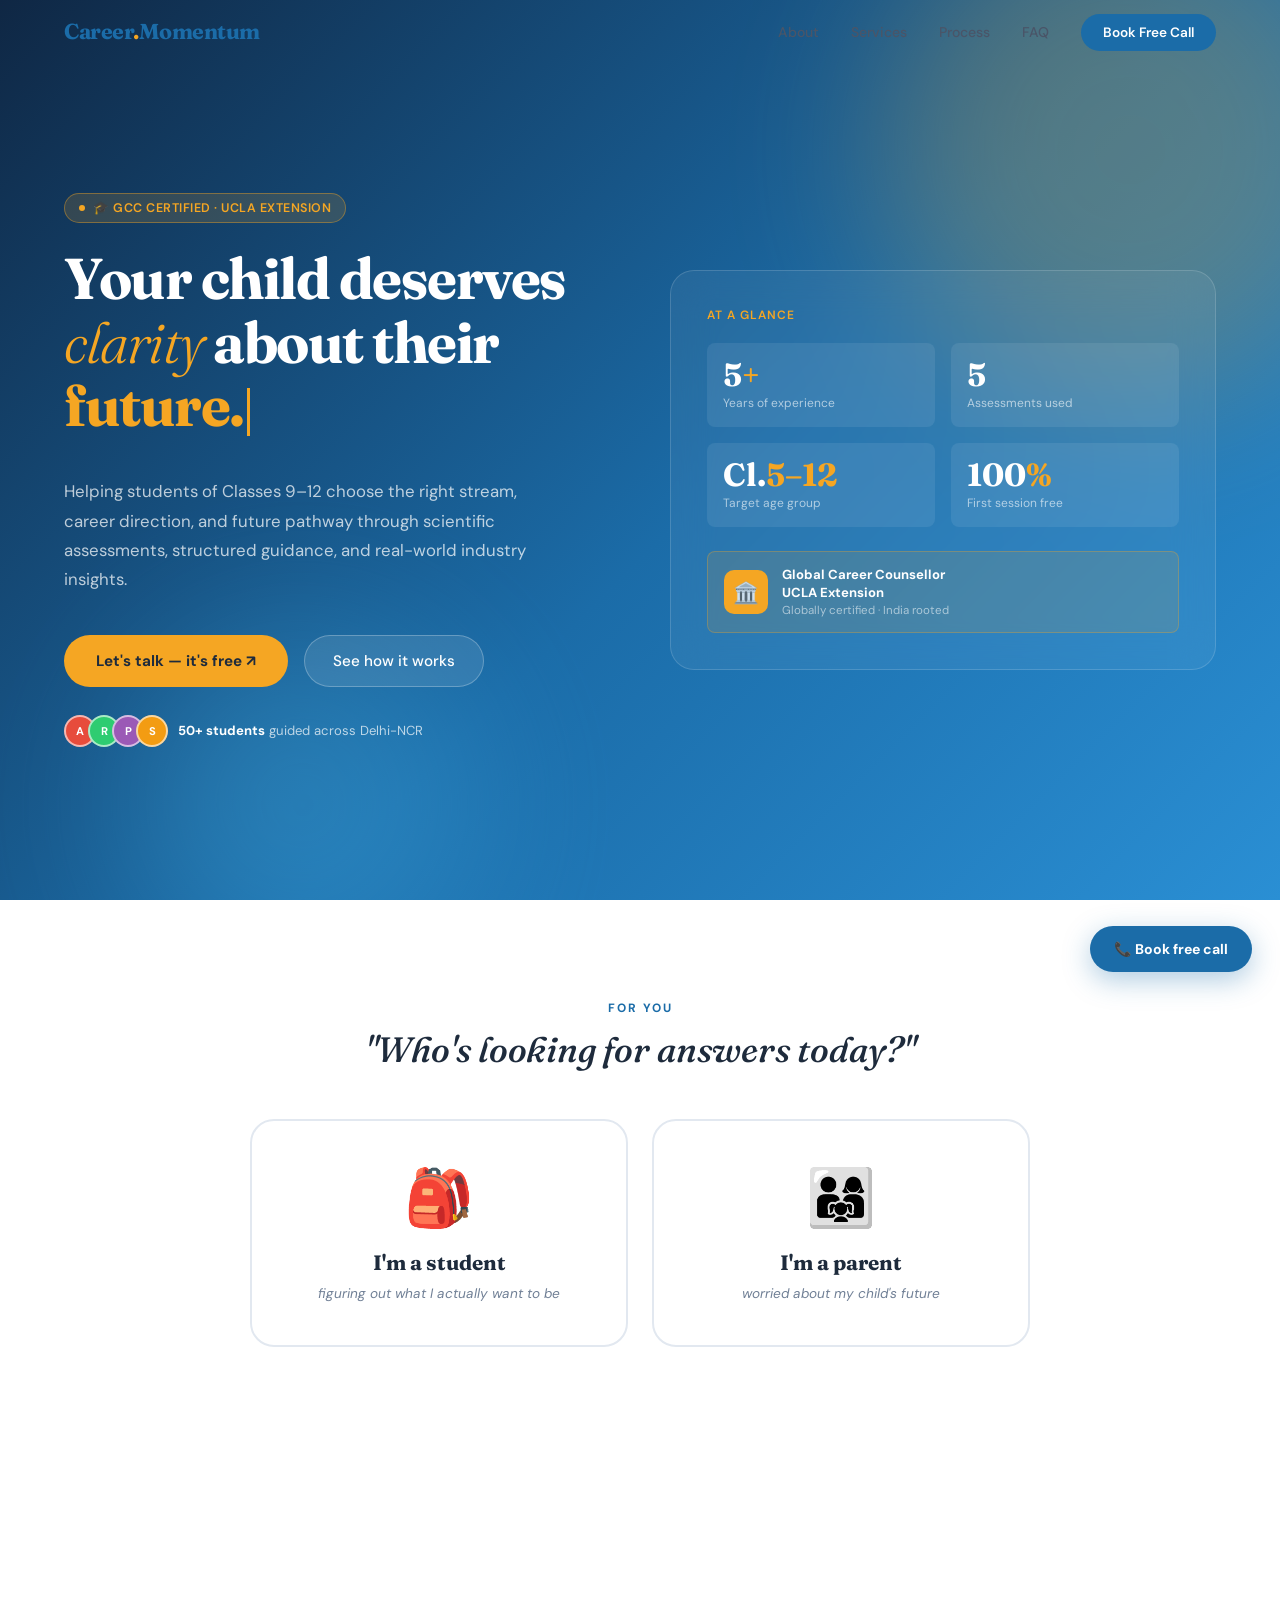
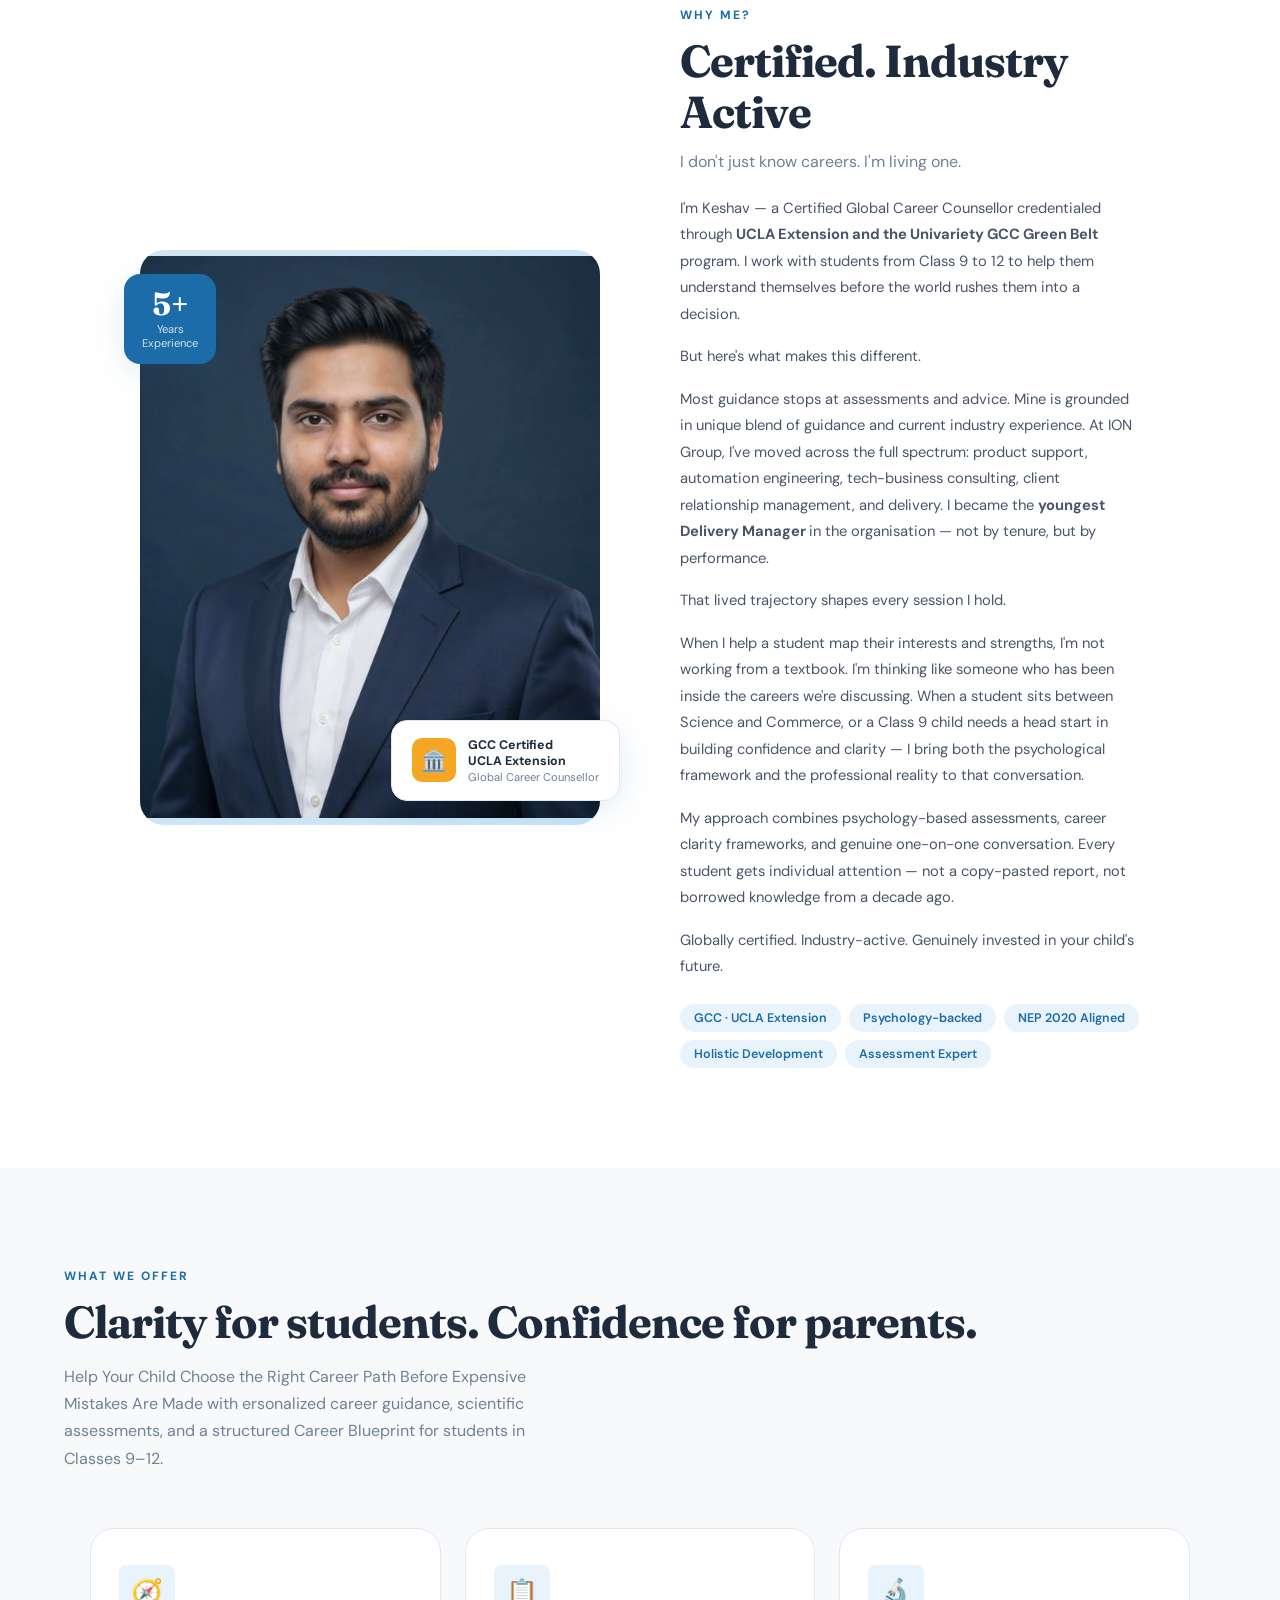
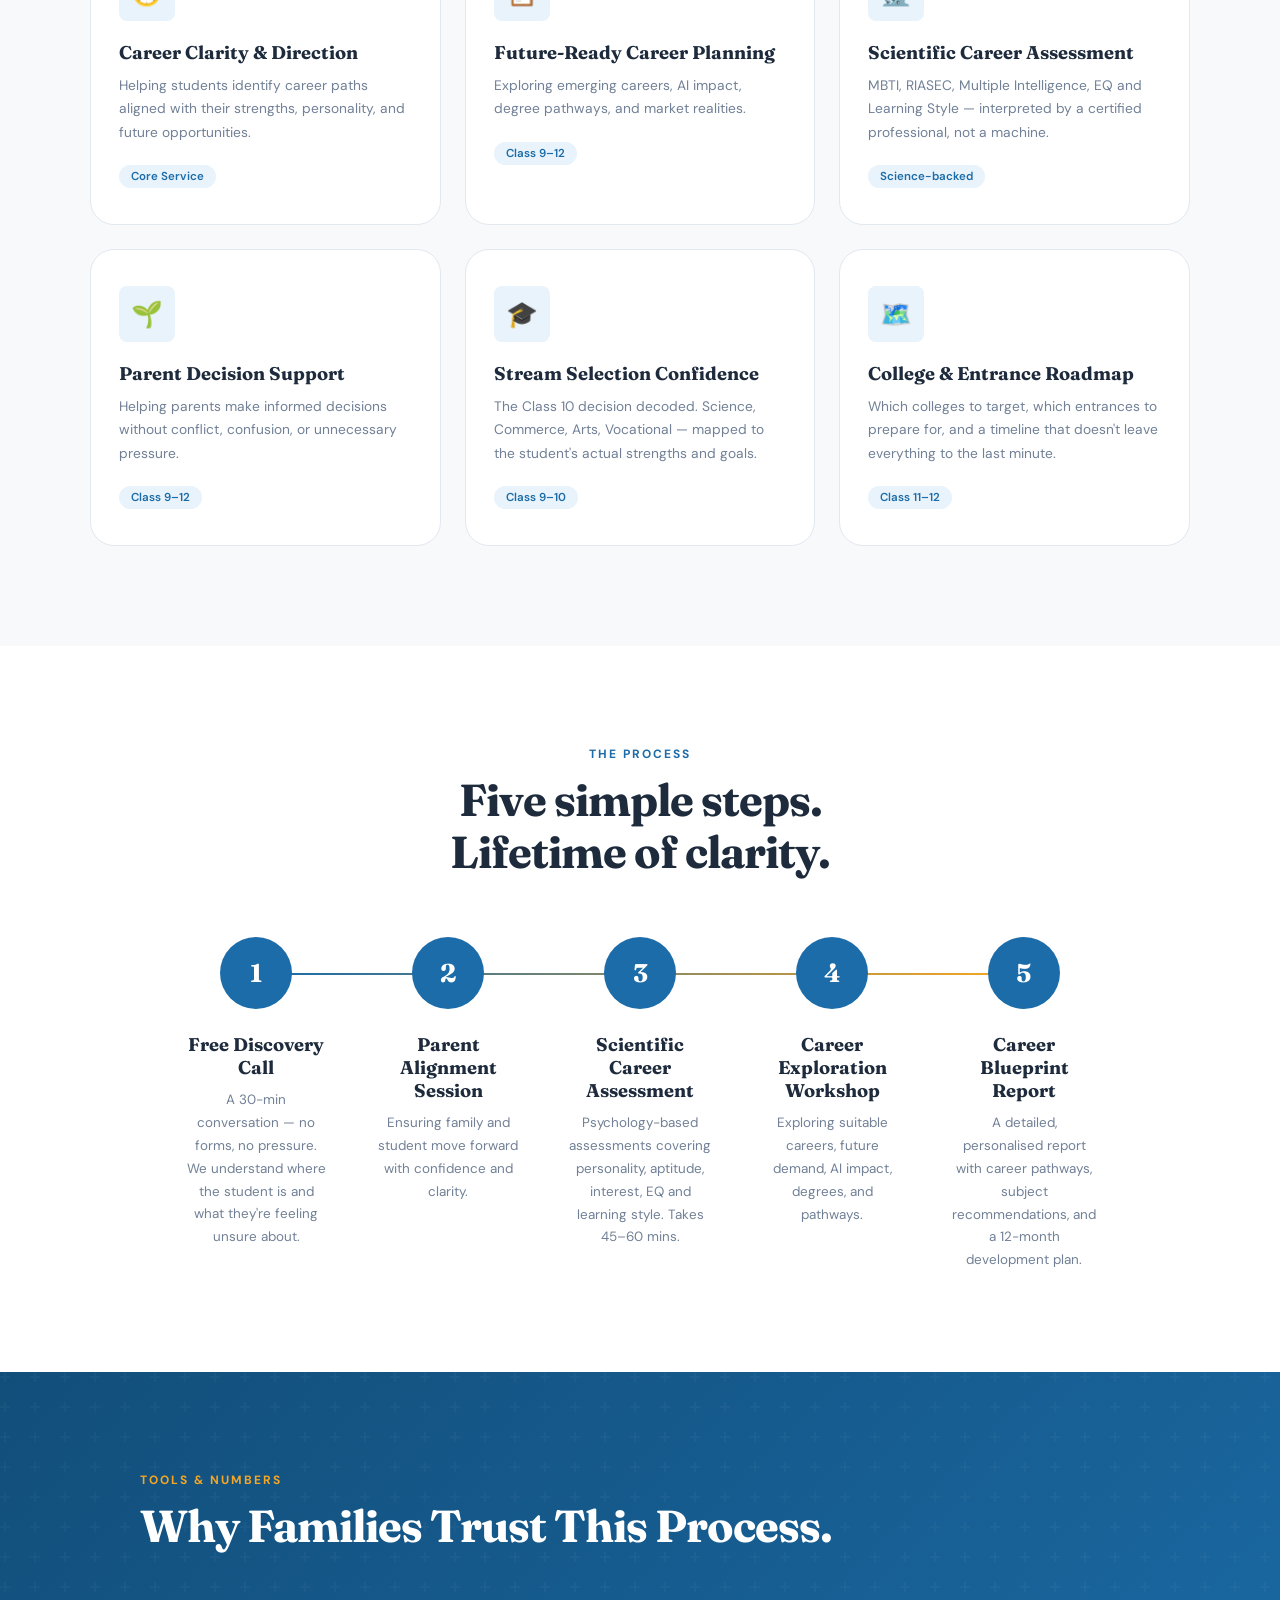
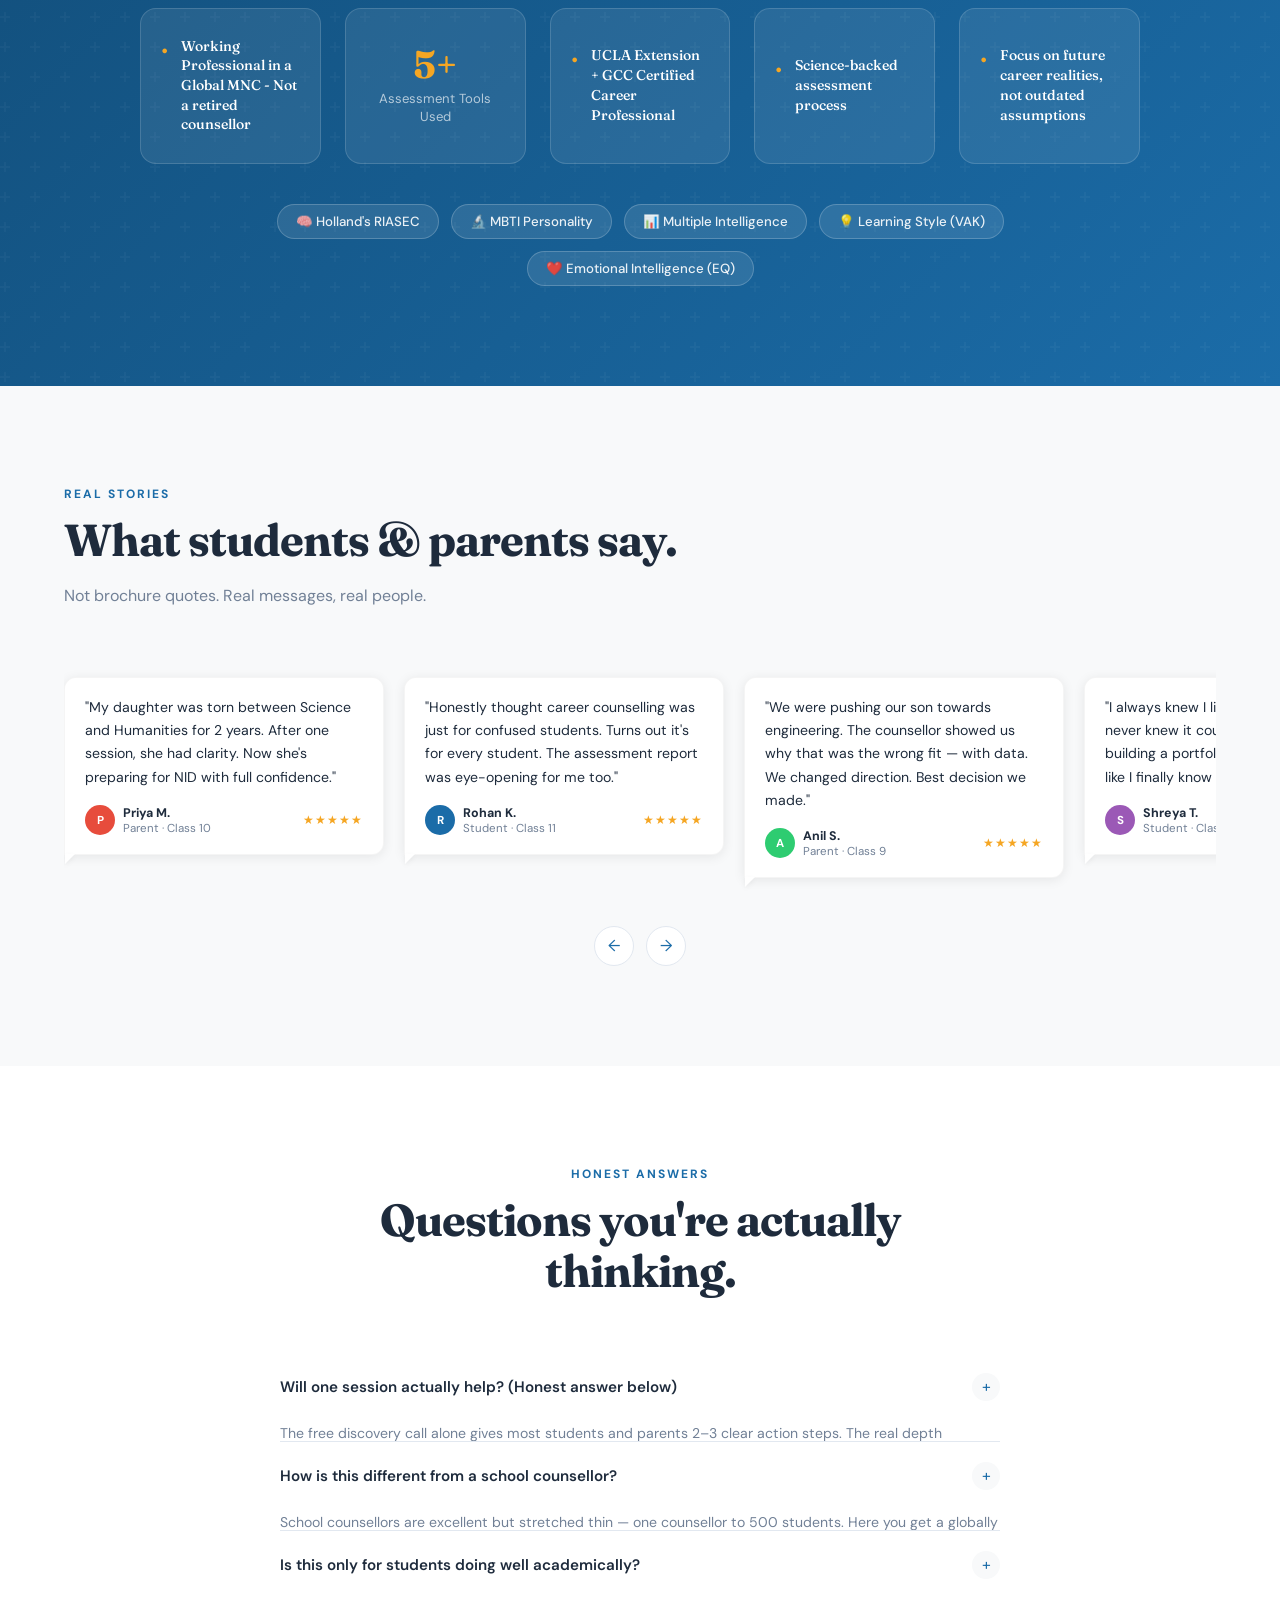
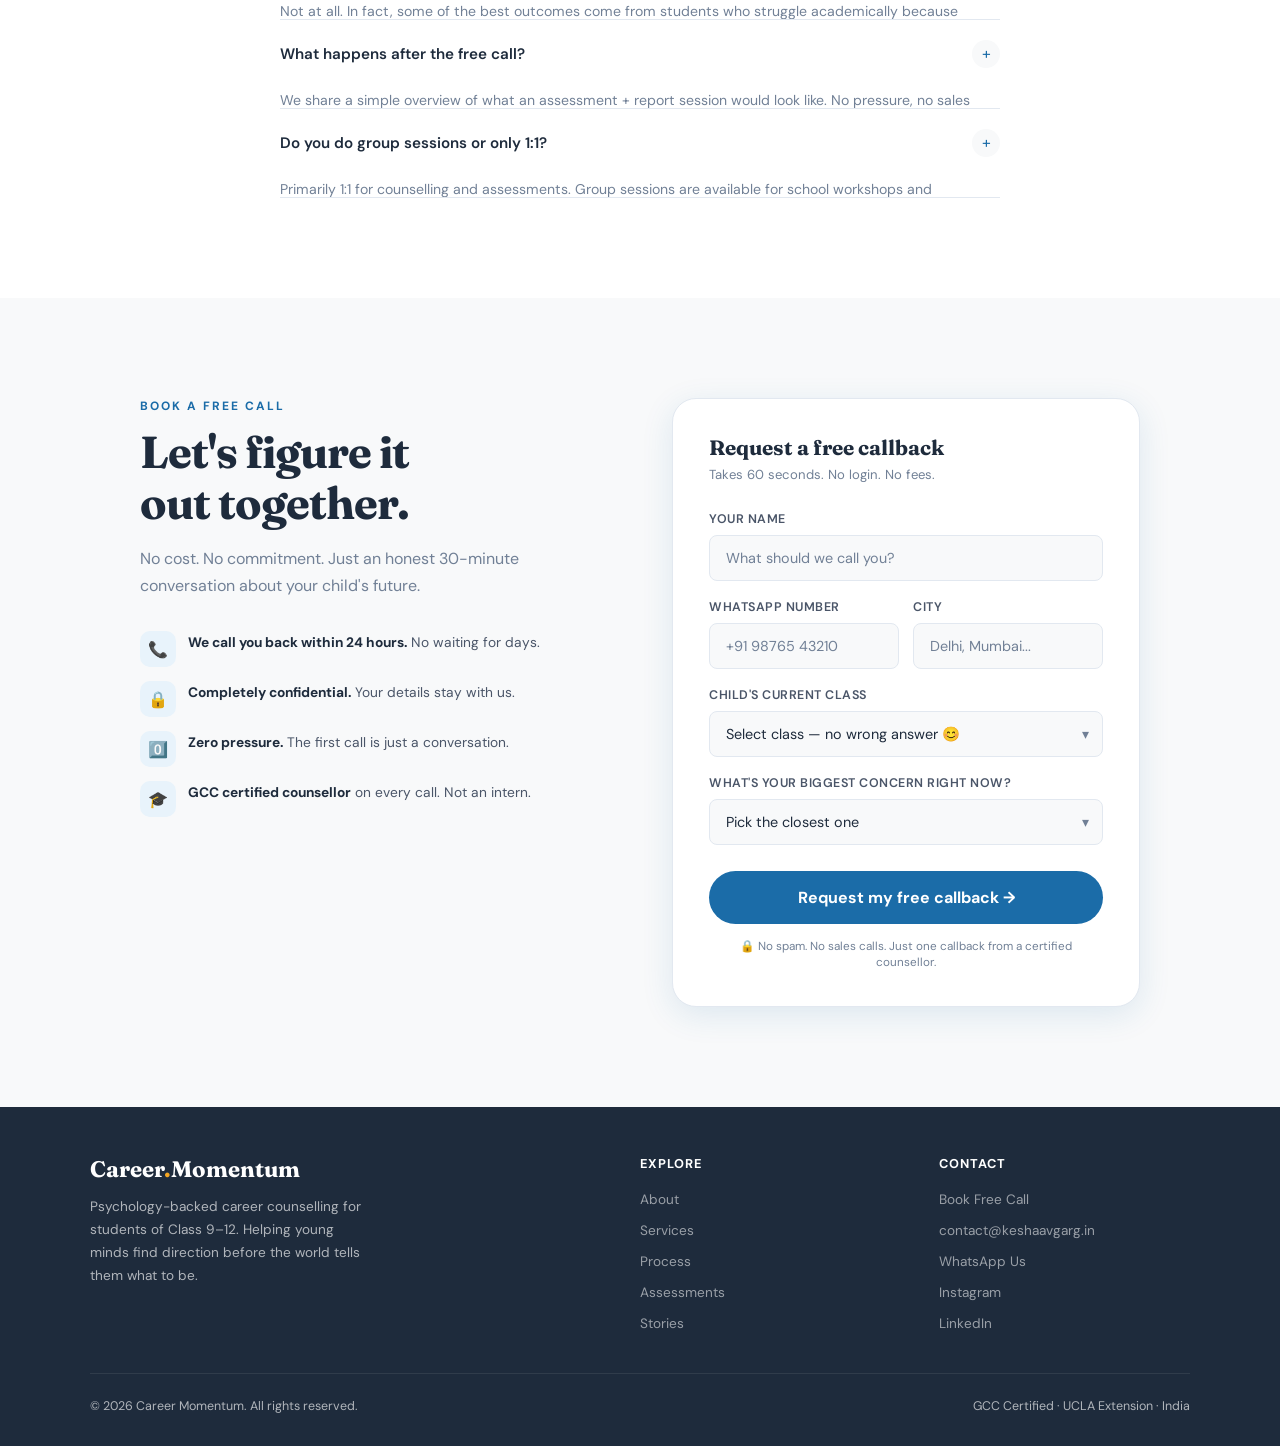
<file: index.html>
<!DOCTYPE html>
<html lang="en">

<head>
  <meta charset="UTF-8" />
  <meta name="viewport" content="width=device-width, initial-scale=1.0" />

  <!-- Primary SEO -->
  <title>Keshaav Garg | Career Counselling for Students | Class 9-12 | Delhi-NCR & Online</title>
  <meta name="description"
    content="Psychology-backed career counselling for students of Class 9–12 by GCC-certified counsellor (UCLA Extension). Psychometric assessments, stream selection guidance, and personalised career reports. Free discovery call. Delhi-NCR & pan-India online sessions." />
  <meta name="keywords"
    content="career counselling, career counsellor Delhi, career guidance for students, class 10 stream selection, psychometric assessment, MBTI, RIASEC, career counselling near me, career counselling online India, student career guidance, career momentum, keshaav garg, GCC certified counsellor, UCLA Extension, holistic career development, NEP 2020 career guidance" />
  <meta name="author" content="Keshaav Garg – Career Momentum" />
  <link rel="canonical" href="https://keshaavgarg.in/" />

  <!-- Robots -->
  <meta name="robots" content="index, follow, max-snippet:-1, max-image-preview:large, max-video-preview:-1" />

  <!-- Geo / Local SEO -->
  <meta name="geo.region" content="IN-DL" />
  <meta name="geo.placename" content="New Delhi" />
  <meta name="geo.position" content="28.6139;77.2090" />
  <meta name="ICBM" content="28.6139, 77.2090" />

  <!-- Open Graph / Social -->
  <meta property="og:type" content="website" />
  <meta property="og:locale" content="en_IN" />
  <meta property="og:title" content="Career Momentum – Career Counselling for Students (Class 9–12)" />
  <meta property="og:description"
    content="Psychology-backed career counselling for students of Class 9–12. Free discovery call. GCC certified, UCLA Extension. Delhi-NCR & online." />
  <meta property="og:url" content="https://keshaavgarg.in/" />
  <meta property="og:site_name" content="Career Momentum" />
  <meta property="og:image" content="https://keshaavgarg.in/assets/og-banner.jpg" />
  <meta property="og:image:width" content="3780" />
  <meta property="og:image:height" content="1890" />
  <meta property="og:image:alt" content="Career Momentum – Psychology-backed career counselling for students" />

  <!-- Twitter Card -->
  <meta name="twitter:card" content="summary_large_image" />
  <meta name="twitter:title" content="Career Momentum – Career Counselling for Students (Class 9–12)" />
  <meta name="twitter:description"
    content="Psychology-backed career counselling for students of Class 9–12. Free discovery call available. Delhi-NCR & online." />
  <meta name="twitter:image" content="https://keshaavgarg.in/assets/og-banner.jpg" />
  <meta name="twitter:image:alt" content="Career Momentum – Psychology-backed career counselling for students" />

  <!-- Favicon & Touch Icons -->
  <link rel="icon" type="image/x-icon" href="assets/favicon.ico" />
  <link rel="apple-touch-icon" sizes="180x180" href="assets/favicon.ico" />

  <!-- Theme Color (mobile browser chrome) -->
  <meta name="theme-color" content="#1B6CA8" />
  <meta name="msapplication-TileColor" content="#1B6CA8" />

  <!-- Fonts -->
  <link rel="preconnect" href="https://fonts.googleapis.com" />
  <link rel="preconnect" href="https://fonts.gstatic.com" crossorigin />
  <link
    href="https://fonts.googleapis.com/css2?family=Fraunces:ital,opsz,wght@0,9..144,300;0,9..144,500;0,9..144,700;1,9..144,300&family=DM+Sans:wght@300;400;500;600&display=swap"
    rel="stylesheet" />

  <!-- Styles -->
  <link rel="stylesheet" href="css/styles.css?v=7" />

  <!-- Structured Data (JSON-LD) — ProfessionalService Schema -->
  <script type="application/ld+json">
  {
    "@context": "https://schema.org",
    "@type": "ProfessionalService",
    "name": "Career Momentum",
    "description": "Psychology-backed career counselling for students of Class 9–12. Psychometric assessments, stream selection guidance, and personalised career reports.",
    "url": "https://keshaavgarg.in/",
    "telephone": "+917056917529",
    "email": "contact@keshaavgarg.in",
    "image": "https://keshaavgarg.in/assets/og-banner.jpg",
    "priceRange": "₹₹",
    "founder": {
      "@type": "Person",
      "name": "Keshaav Garg",
      "jobTitle": "Certified Career Counsellor",
      "url": "https://www.linkedin.com/in/keshavgarghere",
      "sameAs": [
        "https://www.linkedin.com/in/keshavgarghere"
      ]
    },
    "address": {
      "@type": "PostalAddress",
      "addressLocality": "New Delhi",
      "addressRegion": "Delhi",
      "addressCountry": "IN"
    },
    "areaServed": [
      {
        "@type": "City",
        "name": "New Delhi"
      },
      {
        "@type": "State",
        "name": "Delhi NCR"
      },
      {
        "@type": "Country",
        "name": "India"
      }
    ],
    "serviceType": [
      "Career Counselling",
      "Psychometric Assessment",
      "Stream Selection Guidance",
      "Student Career Development"
    ],
    "hasOfferCatalog": {
      "@type": "OfferCatalog",
      "name": "Career Counselling Services",
      "itemListElement": [
        {
          "@type": "Offer",
          "itemOffered": {
            "@type": "Service",
            "name": "Free Discovery Call",
            "description": "A 30-minute conversation to understand the student and their concerns."
          }
        },
        {
          "@type": "Offer",
          "itemOffered": {
            "@type": "Service",
            "name": "Deep Psychometric Assessment",
            "description": "Psychology-based assessments covering personality, aptitude, interest, EQ and learning style."
          }
        },
        {
          "@type": "Offer",
          "itemOffered": {
            "@type": "Service",
            "name": "Clarity Report & Career Plan",
            "description": "Detailed, personalised report with career pathways, subject recommendations, and a 12-month development plan."
          }
        }
      ]
    },
    "sameAs": [
      "https://www.linkedin.com/in/keshavgarghere",
      "https://wa.me/917056917529"
    ]
  }
  </script>
</head>

<body>
  <!-- PROGRESS BAR -->
  <div id="progress-bar"></div>

  <!-- NAV -->
  <nav id="navbar">
    <a href="#" class="nav-logo">Career<span>.</span>Momentum</a>
    <ul class="nav-links">
      <li><a href="#about">About</a></li>
      <li><a href="#services">Services</a></li>
      <li><a href="#how-it-works">Process</a></li>
      <li><a href="#faq">FAQ</a></li>
      <li><a href="#book" class="nav-cta">Book Free Call</a></li>
    </ul>
    <button class="hamburger" aria-label="Menu">
      <span></span><span></span><span></span>
    </button>
  </nav>

  <!-- HERO -->
  <section id="hero">
    <div class="hero-blob hero-blob-1"></div>
    <div class="hero-blob hero-blob-2"></div>
    <div class="hero-grid">
      <div class="hero-left">
        <div class="hero-badge">🎓 GCC Certified · UCLA Extension</div>
        <h1 class="hero-headline">
          Your child deserves<br />
          <em>clarity</em> about their<br />
          <span class="typewriter-wrap">
            <span class="typewriter-text" id="typewriter"></span><span class="cursor"></span>
          </span>
        </h1>
        <p class="hero-sub">
        <p class="hero-sub">
          Helping students of Classes 9–12 choose the right stream,
          career direction, and future pathway through scientific
          assessments, structured guidance, and real-world industry insights.
        </p>
        </p>
        <div class="hero-actions">
          <a href="#book" class="btn-primary">Let's talk — it's free ↗</a>
          <a href="#how-it-works" class="btn-ghost">See how it works</a>
        </div>
        <div class="hero-trust">
          <div class="trust-avatars">
            <div class="trust-avatar ta-1">A</div>
            <div class="trust-avatar ta-2">R</div>
            <div class="trust-avatar ta-3">P</div>
            <div class="trust-avatar ta-4">S</div>
          </div>
          <div class="trust-text"><strong>50+ students</strong> guided across Delhi-NCR</div>
        </div>
      </div>

      <div class="hero-card">
        <div class="hero-card-label">At a glance</div>
        <div class="hero-stat-row">
          <div class="hero-stat">
            <div class="hero-stat-num">5<span>+</span></div>
            <div class="hero-stat-label">Years of experience</div>
          </div>
          <div class="hero-stat">
            <div class="hero-stat-num">5</div>
            <div class="hero-stat-label">Assessments used</div>
          </div>
          <div class="hero-stat">
            <div class="hero-stat-num">Cl.<span>5–12</span></div>
            <div class="hero-stat-label">Target age group</div>
          </div>
          <div class="hero-stat">
            <div class="hero-stat-num">100<span>%</span></div>
            <div class="hero-stat-label">First session free</div>
          </div>
        </div>
        <div class="hero-cert">
          <div class="cert-icon">🏛️</div>
          <div>
            <div class="cert-title">Global Career Counsellor<br />UCLA Extension</div>
            <div class="cert-sub">Globally certified · India rooted</div>
          </div>
        </div>
      </div>
    </div>
  </section>

  <!-- WHO IT'S FOR -->
  <section id="audience">
    <p class="section-tag" style="text-align:center;">For you</p>
    <p class="audience-question">"Who's looking for answers today?"</p>
    <div class="audience-cards">
      <div class="audience-card" id="card-student" onclick="setAudience('student')">
        <div class="aud-check">✓</div>
        <span class="aud-emoji">🎒</span>
        <div class="aud-title">I'm a student</div>
        <div class="aud-desc">figuring out what I actually want to be</div>
      </div>
      <div class="audience-card" id="card-parent" onclick="setAudience('parent')">
        <div class="aud-check">✓</div>
        <span class="aud-emoji">👨‍👩‍👧</span>
        <div class="aud-title">I'm a parent</div>
        <div class="aud-desc">worried about my child's future</div>
      </div>
    </div>

    <div class="audience-content" id="audience-content">
      <div class="aud-content-grid" id="aud-grid">
        <!-- Filled by JS -->
      </div>
    </div>
  </section>

  <!-- ABOUT -->
  <section id="about">
    <div class="about-grid">
      <div class="about-img-wrap reveal">
        <div class="about-img-box">
          <img src="assets/about-photo.png" alt="Keshaav Garg" />
        </div>
        <div class="about-years">
          <div class="about-years-num">5+</div>
          <div class="about-years-label">Years<br />Experience</div>
        </div>
        <div class="about-badge">
          <div class="about-badge-icon">🏛️</div>
          <div>
            <div class="about-badge-text">GCC Certified<br />UCLA Extension</div>
            <div class="about-badge-sub">Global Career Counsellor</div>
          </div>
        </div>
      </div>
      <div class="about-text reveal reveal-delay-2">
        <p class="section-tag">Why me?</p>
        <h2 class="section-title">Certified. Industry Active</h2>
        <p class="section-sub">I don't just know careers. I'm living one.</p>
        <p class="about-para">
          I'm Keshav — a Certified Global Career Counsellor credentialed through <b>UCLA Extension and the Univariety
            GCC Green Belt</b> program.
          I work with students from Class 9 to 12 to help them understand themselves before the world rushes them into a
          decision.
        </p>
        <p class="about-para">
          But here's what makes this different.
        </p>
        <p class="about-para">
          Most guidance stops at assessments and advice. Mine is grounded in unique blend of guidance and current
          industry experience. At ION Group, I've moved across the full spectrum: product support,
          automation engineering, tech-business consulting, client relationship management, and delivery.
          I became the <b> youngest Delivery Manager </b> in the organisation — not by tenure, but by performance.
        </p>
        <p class="about-para">
          That lived trajectory shapes every session I hold.
        </p>
        <p class="about-para">
          When I help a student map their interests and strengths, I'm not working from a textbook.
          I'm thinking like someone who has been inside the careers we're discussing. When a student sits between
          Science and Commerce, or a Class 9 child needs a head start in building confidence and clarity — I bring both
          the psychological framework and the professional reality to that conversation.
        </p>
        <p class="about-para">
          My approach combines psychology-based assessments, career clarity frameworks, and genuine one-on-one
          conversation.
          Every student gets individual attention — not a copy-pasted report, not borrowed knowledge from a decade ago.
        </p>
        <p class="about-para">
          Globally certified. Industry-active. Genuinely invested in your child's future.
        </p>
        <div class="about-tags">
          <span class="about-tag">GCC · UCLA Extension</span>
          <span class="about-tag">Psychology-backed</span>
          <span class="about-tag">NEP 2020 Aligned</span>
          <span class="about-tag">Holistic Development</span>
          <span class="about-tag">Assessment Expert</span>
        </div>
      </div>
    </div>
  </section>

  <!-- SERVICES -->
  <section id="services">
    <div class="section-header reveal">
      <p class="section-tag">What we offer</p>
      <h2 class="section-title">Clarity for students. Confidence for parents.</h2>
      <p class="section-sub">Help Your Child Choose the Right Career Path Before Expensive Mistakes Are Made with
        ersonalized career guidance, scientific assessments, and a structured Career Blueprint for students in Classes
        9–12.</p>
    </div>
    <div class="services-grid" id="services-grid">
      <!-- Filled by JS -->
    </div>
  </section>

  <!-- HOW IT WORKS -->
  <section id="how-it-works">
    <div class="section-header reveal" style="text-align:center; max-width:600px; margin:0 auto 0;">
      <p class="section-tag">The process</p>
      <h2 class="section-title">Five simple steps.<br />Lifetime of clarity.</h2>
    </div>
    <div class="steps-row">
      <div class="step" id="step-1">
        <div class="step-num">1</div>
        <div class="step-title">Free Discovery Call</div>
        <div class="step-desc">A 30-min conversation — no forms, no pressure. We understand where the student is and
          what they're feeling unsure about.</div>
      </div>
      <div class="step" id="step-2">
        <div class="step-num">2</div>
        <div class="step-title">Parent Alignment Session</div>
        <div class="step-desc">Ensuring family and student move forward with confidence and clarity.</div>
      </div>
      <div class="step" id="step-3">
        <div class="step-num">3</div>
        <div class="step-title">Scientific Career Assessment</div>
        <div class="step-desc">Psychology-based assessments covering personality, aptitude, interest, EQ and learning
          style. Takes 45–60 mins.</div>
      </div>
      <div class="step" id="step-4">
        <div class="step-num">4</div>
        <div class="step-title">Career Exploration Workshop</div>
        <div class="step-desc">Exploring suitable careers, future demand, AI impact, degrees, and pathways.</div>
      </div>
      <div class="step" id="step-5">
        <div class="step-num">5</div>
        <div class="step-title">Career Blueprint Report</div>
        <div class="step-desc">A detailed, personalised report with career pathways, subject recommendations, and a
          12-month development plan.</div>
      </div>
    </div>
  </section>

  <!-- ASSESSMENTS & STATS -->
  <section id="assessments">
    <div style="max-width:1000px; margin:0 auto; position:relative; z-index:2;">
      <p class="section-tag reveal">Tools & Numbers</p>
      <h2 class="section-title reveal">Why Families Trust This Process.</h2>
      <div class="stats-row">
        <div class="stat-card reveal reveal-delay-1">
          <ul class="stat-bullets">
            <li>Working Professional in a Global MNC - Not a retired counsellor</li>
          </ul>
        </div>
        <div class="stat-card reveal reveal-delay-2">
          <div class="stat-num" data-target="5">0</div>
          <div class="stat-label">Assessment Tools Used</div>
        </div>
        <div class="stat-card reveal reveal-delay-1">
          <ul class="stat-bullets">
            <li>UCLA Extension + GCC Certified Career Professional</li>
          </ul>
        </div>
        <div class="stat-card reveal reveal-delay-1">
          <ul class="stat-bullets">
            <li>Science-backed assessment process</li>
          </ul>
        </div>
        <div class="stat-card reveal reveal-delay-1">
          <ul class="stat-bullets">
            <li>Focus on future career realities, not outdated assumptions</li>
          </ul>
        </div>
      </div>
      <div class="assessments-list reveal">
        <span class="assessment-pill">🧠 Holland's RIASEC</span>
        <span class="assessment-pill">🔬 MBTI Personality</span>
        <span class="assessment-pill">📊 Multiple Intelligence</span>
        <span class="assessment-pill">💡 Learning Style (VAK)</span>
        <span class="assessment-pill">❤️ Emotional Intelligence (EQ)</span>
      </div>
    </div>
  </section>

  <!-- TESTIMONIALS -->
  <section id="testimonials">
    <div class="section-header reveal">
      <p class="section-tag">Real stories</p>
      <h2 class="section-title">What students & parents say.</h2>
      <p class="section-sub">Not brochure quotes. Real messages, real people.</p>
    </div>
    <div class="testimonials-scroll" id="testi-scroll">
      <!-- Filled by JS -->
    </div>
    <div class="testi-nav">
      <button class="testi-btn" onclick="scrollTesti(-1)">←</button>
      <button class="testi-btn" onclick="scrollTesti(1)">→</button>
    </div>
  </section>

  <!-- FAQ -->
  <section id="faq">
    <div style="text-align:center; max-width:600px; margin:0 auto 56px;" class="reveal">
      <p class="section-tag">Honest answers</p>
      <h2 class="section-title">Questions you're actually thinking.</h2>
    </div>
    <div class="faq-list" id="faq-list">
      <!-- Filled by JS -->
    </div>
  </section>

  <!-- BOOK A CALL -->
  <section id="book">
    <div class="book-wrapper">
      <div class="book-left reveal">
        <p class="section-tag">Book a free call</p>
        <h2 class="section-title">Let's figure it<br />out together.</h2>
        <p class="section-sub">No cost. No commitment. Just an honest 30-minute conversation about your child's future.
        </p>
        <div class="book-promise">
          <div class="promise-row">
            <div class="promise-icon">📞</div>
            <div class="promise-text"><strong>We call you back within 24 hours.</strong> No waiting for days.</div>
          </div>
          <div class="promise-row">
            <div class="promise-icon">🔒</div>
            <div class="promise-text"><strong>Completely confidential.</strong> Your details stay with us.</div>
          </div>
          <div class="promise-row">
            <div class="promise-icon">0️⃣</div>
            <div class="promise-text"><strong>Zero pressure.</strong> The first call is just a conversation.</div>
          </div>
          <div class="promise-row">
            <div class="promise-icon">🎓</div>
            <div class="promise-text"><strong>GCC certified counsellor</strong> on every call. Not an intern.</div>
          </div>
        </div>
      </div>

      <div class="book-form reveal reveal-delay-2" id="booking-form">
        <div class="form-fields">
          <div class="form-title">Request a free callback</div>
          <div class="form-sub">Takes 60 seconds. No login. No fees.</div>
          <!-- Honeypot field for spam protection — hidden from real users -->
          <input type="text" id="f-honeypot" name="botcheck" style="display:none !important;" autocomplete="off"
            tabindex="-1" />
          <div class="form-group">
            <label class="form-label">Your name</label>
            <input type="text" class="form-input" placeholder="What should we call you?" id="f-name" />
          </div>
          <div class="form-row">
            <div class="form-group">
              <label class="form-label">WhatsApp number</label>
              <input type="tel" class="form-input" placeholder="+91 98765 43210" id="f-phone" />
            </div>
            <div class="form-group">
              <label class="form-label">City</label>
              <input type="text" class="form-input" placeholder="Delhi, Mumbai..." id="f-city" />
            </div>
          </div>
          <div class="form-group">
            <label class="form-label">Child's current class</label>
            <div class="form-select-wrap">
              <select class="form-select" id="f-class">
                <option value="">Select class — no wrong answer 😊</option>
                <option>Class 9</option>
                <option>Class 10</option>
                <option>Class 11</option>
                <option>Class 12</option>
              </select>
            </div>
          </div>
          <div class="form-group">
            <label class="form-label">What's your biggest concern right now?</label>
            <div class="form-select-wrap">
              <select class="form-select" id="f-concern">
                <option value="">Pick the closest one</option>
                <option>Career clarity — not sure what direction to take</option>
                <option>Subject / stream selection (after Class 10)</option>
                <option>College & entrance exam preparation</option>
                <option>Overall confidence & personality development</option>
                <option>Not sure — just exploring</option>
              </select>
            </div>
          </div>
          <button class="form-submit" onclick="submitForm()">Request my free callback →</button>
          <p class="form-note">🔒 No spam. No sales calls. Just one callback from a certified counsellor.</p>
        </div>
        <div class="form-success">
          <div class="success-icon">🎉</div>
          <div class="success-title">You're all set!</div>
          <p class="success-sub">We've received your request. Expect a WhatsApp message from us within 24 hours to
            schedule your free call.<br /><br />In the meantime, feel free to explore the site.</p>
        </div>
      </div>
    </div>
  </section>

  <!-- FOOTER -->
  <footer>
    <div class="footer-grid">
      <div>
        <div class="footer-brand-name">Career<span>.</span>Momentum</div>
        <p class="footer-brand-desc">Psychology-backed career counselling for students of Class 9–12. Helping young
          minds find direction before the world tells them what to be.</p>
      </div>
      <div>
        <div class="footer-col-title">Explore</div>
        <ul class="footer-links">
          <li><a href="#about">About</a></li>
          <li><a href="#services">Services</a></li>
          <li><a href="#how-it-works">Process</a></li>
          <li><a href="#assessments">Assessments</a></li>
          <li><a href="#testimonials">Stories</a></li>
        </ul>
      </div>
      <div>
        <div class="footer-col-title">Contact</div>
        <ul class="footer-links">
          <li><a href="#book">Book Free Call</a></li>
          <li><a href="mailto:contact@keshaavgarg.in">contact@keshaavgarg.in</a></li>
          <li><a href="https://wa.me/917056917529">WhatsApp Us</a></li>
          <li><a href="https://www.instagram.com/k3shav.6arg">Instagram</a></li>
          <li><a href="https://www.linkedin.com/in/keshavgarghere">LinkedIn</a></li>
        </ul>
      </div>
    </div>
    <div class="footer-bottom">
      <div>© <span id="copyright-year">2025</span> Career Momentum. All rights reserved.</div>
      <div>GCC Certified · UCLA Extension · India</div>
    </div>
  </footer>

  <!-- STICKY CTA -->
  <div class="sticky-cta" id="sticky-cta">
    <button class="sticky-cta-btn" onclick="document.getElementById('book').scrollIntoView({behavior:'smooth'})">
      📞 Book free call
    </button>
  </div>

  <!-- ═══════════════════════════════════
     JAVASCRIPT
═══════════════════════════════════ -->
  <script src="js/main.js?v=7"></script>
</body>

</html>
</file>
<file: css/styles.css>
/* ═══════════════════════════════════
       CSS VARIABLES & RESET
    ═══════════════════════════════════ */
:root {
  --teal: #1B6CA8;
  --teal-dark: #124E7A;
  --teal-light: #E8F3FB;
  --amber: #F5A623;
  --amber-light: #FEF3DC;
  --slate: #1E2B3C;
  --slate-mid: #4A5568;
  --slate-light: #718096;
  --off-white: #F8F9FA;
  --white: #FFFFFF;
  --border: #E2E8F0;

  --font-display: 'Fraunces', Georgia, serif;
  --font-body: 'DM Sans', sans-serif;

  --radius-sm: 8px;
  --radius-md: 16px;
  --radius-lg: 24px;
  --radius-xl: 40px;

  --shadow-sm: 0 2px 8px rgba(27, 108, 168, 0.08);
  --shadow-md: 0 8px 32px rgba(27, 108, 168, 0.12);
  --shadow-lg: 0 20px 60px rgba(27, 108, 168, 0.16);
}

*,
*::before,
*::after {
  box-sizing: border-box;
  margin: 0;
  padding: 0;
}

html {
  scroll-behavior: smooth;
  font-size: 16px;
}

body {
  font-family: var(--font-body);
  background: var(--off-white);
  color: var(--slate);
  overflow-x: hidden;
  cursor: default;
}

img {
  max-width: 100%;
  display: block;
}

a {
  text-decoration: none;
  color: inherit;
}

button {
  cursor: pointer;
  font-family: var(--font-body);
  border: none;
  outline: none;
}

/* ═══════════════════════════════════
       SCROLL PROGRESS BAR
    ═══════════════════════════════════ */
#progress-bar {
  position: fixed;
  top: 0;
  left: 0;
  height: 3px;
  width: 0%;
  background: linear-gradient(90deg, var(--teal), var(--amber));
  z-index: 9999;
  transition: width 0.1s linear;
}

/* ═══════════════════════════════════
       NAVIGATION
    ═══════════════════════════════════ */
nav {
  position: fixed;
  top: 0;
  left: 0;
  right: 0;
  z-index: 1100;
  padding: 18px 5%;
  display: flex;
  align-items: center;
  justify-content: space-between;
  transition: background 0.3s, box-shadow 0.3s;
}

nav.scrolled {
  background: rgba(255, 255, 255, 0.95);
  backdrop-filter: blur(12px);
  box-shadow: 0 1px 0 var(--border);
}

nav.menu-active {
  backdrop-filter: none !important;
}

.nav-logo {
  font-family: var(--font-display);
  font-size: 1.35rem;
  font-weight: 700;
  color: var(--teal);
  letter-spacing: -0.5px;
}

.nav-logo span {
  color: var(--amber);
}

.nav-links {
  display: flex;
  gap: 32px;
  list-style: none;
}

.nav-links a {
  font-size: 0.88rem;
  font-weight: 500;
  color: var(--slate-mid);
  transition: color 0.2s;
}

.nav-links a:hover {
  color: var(--teal);
}

.nav-cta {
  background: var(--teal);
  color: var(--white) !important;
  padding: 10px 22px;
  border-radius: 50px;
  font-size: 0.85rem !important;
  font-weight: 600 !important;
  transition: background 0.2s, transform 0.2s !important;
}

.nav-cta:hover {
  background: var(--teal-dark) !important;
  transform: translateY(-1px);
}

.hamburger {
  display: none;
  flex-direction: column;
  gap: 5px;
  background: none;
  padding: 4px;
  position: relative;
  z-index: 1001;
}

.hamburger span {
  width: 24px;
  height: 2px;
  background: var(--white);
  border-radius: 2px;
  transition: 0.3s;
}

nav.scrolled .hamburger span {
  background: var(--slate);
}

nav.menu-active .hamburger span {
  background: var(--slate) !important;
}

.hamburger.active span:nth-child(1) {
  transform: translateY(7px) rotate(45deg);
}

.hamburger.active span:nth-child(2) {
  opacity: 0;
}

.hamburger.active span:nth-child(3) {
  transform: translateY(-7px) rotate(-45deg);
}

/* ═══════════════════════════════════
       HERO SECTION
    ═══════════════════════════════════ */
#hero {
  min-height: 100vh;
  display: flex;
  align-items: center;
  padding: 120px 5% 80px;
  position: relative;
  overflow: hidden;
  background: linear-gradient(135deg, #0f2744 0%, #1B6CA8 55%, #2a8fd4 100%);
}

/* Mesh background blobs */
.hero-blob {
  position: absolute;
  border-radius: 50%;
  filter: blur(80px);
  opacity: 0.25;
  pointer-events: none;
}

.hero-blob-1 {
  width: 500px;
  height: 500px;
  background: var(--amber);
  top: -100px;
  right: -100px;
  animation: blobFloat 8s ease-in-out infinite alternate;
}

.hero-blob-2 {
  width: 350px;
  height: 350px;
  background: #4fc3f7;
  bottom: -80px;
  left: 10%;
  animation: blobFloat 10s ease-in-out infinite alternate-reverse;
}

@keyframes blobFloat {
  from {
    transform: translateY(0) scale(1);
  }

  to {
    transform: translateY(-40px) scale(1.05);
  }
}

.hero-grid {
  position: relative;
  z-index: 2;
  display: grid;
  grid-template-columns: 1fr 1fr;
  gap: 60px;
  align-items: center;
  max-width: 1200px;
  margin: 0 auto;
  width: 100%;
}

.hero-badge {
  display: inline-flex;
  align-items: center;
  gap: 8px;
  background: rgba(245, 166, 35, 0.15);
  border: 1px solid rgba(245, 166, 35, 0.4);
  color: var(--amber);
  font-size: 0.78rem;
  font-weight: 600;
  padding: 6px 14px;
  border-radius: 50px;
  letter-spacing: 0.5px;
  text-transform: uppercase;
  margin-bottom: 24px;
  opacity: 0;
  animation: fadeUp 0.6s ease forwards 0.3s;
}

.hero-badge::before {
  content: '';
  width: 6px;
  height: 6px;
  border-radius: 50%;
  background: var(--amber);
  animation: pulse 2s infinite;
}

@keyframes pulse {

  0%,
  100% {
    opacity: 1;
    transform: scale(1);
  }

  50% {
    opacity: 0.5;
    transform: scale(1.4);
  }
}

.hero-headline {
  font-family: var(--font-display);
  font-size: clamp(2.4rem, 4.5vw, 4rem);
  font-weight: 700;
  line-height: 1.1;
  color: var(--white);
  letter-spacing: -1.5px;
  margin-bottom: 24px;
  opacity: 0;
  animation: fadeUp 0.7s ease forwards 0.5s;
}

.hero-headline em {
  font-style: italic;
  color: var(--amber);
  font-weight: 300;
}

/* Typewriter cursor */
.typewriter-wrap {
  display: inline-block;
  position: relative;
}

.typewriter-text {
  color: var(--amber);
}

.cursor {
  display: inline-block;
  width: 3px;
  height: 0.85em;
  background: var(--amber);
  margin-left: 3px;
  vertical-align: middle;
  animation: blink 1s step-end infinite;
}

@keyframes blink {

  0%,
  100% {
    opacity: 1
  }

  50% {
    opacity: 0
  }
}

.hero-sub {
  font-size: 1.05rem;
  line-height: 1.75;
  color: rgba(255, 255, 255, 0.72);
  max-width: 480px;
  margin-bottom: 40px;
  opacity: 0;
  animation: fadeUp 0.7s ease forwards 0.7s;
}

.hero-actions {
  display: flex;
  gap: 16px;
  flex-wrap: wrap;
  opacity: 0;
  animation: fadeUp 0.7s ease forwards 0.9s;
}

.btn-primary {
  background: var(--amber);
  color: var(--slate);
  padding: 15px 32px;
  border-radius: 50px;
  font-weight: 700;
  font-size: 0.95rem;
  display: inline-flex;
  align-items: center;
  gap: 8px;
  position: relative;
  overflow: hidden;
  transition: transform 0.2s, box-shadow 0.2s;
}

.btn-primary::before {
  content: '';
  position: absolute;
  inset: 0;
  border-radius: inherit;
  box-shadow: 0 0 0 0 rgba(245, 166, 35, 0.5);
  animation: ctaPulse 2.5s ease-out infinite 1.5s;
}

@keyframes ctaPulse {
  0% {
    box-shadow: 0 0 0 0 rgba(245, 166, 35, 0.5);
  }

  70% {
    box-shadow: 0 0 0 18px rgba(245, 166, 35, 0);
  }

  100% {
    box-shadow: 0 0 0 0 rgba(245, 166, 35, 0);
  }
}

.btn-primary:hover {
  transform: translateY(-2px);
  box-shadow: 0 8px 24px rgba(245, 166, 35, 0.35);
}

.btn-ghost {
  background: rgba(255, 255, 255, 0.1);
  color: var(--white);
  padding: 15px 28px;
  border-radius: 50px;
  font-weight: 500;
  font-size: 0.95rem;
  border: 1px solid rgba(255, 255, 255, 0.25);
  transition: background 0.2s, transform 0.2s;
}

.btn-ghost:hover {
  background: rgba(255, 255, 255, 0.18);
  transform: translateY(-2px);
}

.hero-trust {
  display: flex;
  align-items: center;
  gap: 10px;
  margin-top: 28px;
  opacity: 0;
  animation: fadeUp 0.7s ease forwards 1.1s;
}

.trust-avatars {
  display: flex;
}

.trust-avatar {
  width: 32px;
  height: 32px;
  border-radius: 50%;
  border: 2px solid rgba(255, 255, 255, 0.6);
  margin-left: -8px;
  font-size: 0.7rem;
  font-weight: 700;
  display: flex;
  align-items: center;
  justify-content: center;
  color: #fff;
}

.trust-avatar:first-child {
  margin-left: 0;
}

.ta-1 {
  background: #e74c3c;
}

.ta-2 {
  background: #2ecc71;
}

.ta-3 {
  background: #9b59b6;
}

.ta-4 {
  background: #f39c12;
}

.trust-text {
  font-size: 0.82rem;
  color: rgba(255, 255, 255, 0.7);
}

.trust-text strong {
  color: var(--white);
}

/* Hero right side — floating card */
.hero-card {
  background: rgba(255, 255, 255, 0.06);
  backdrop-filter: blur(20px);
  border: 1px solid rgba(255, 255, 255, 0.15);
  border-radius: var(--radius-lg);
  padding: 36px;
  opacity: 0;
  animation: fadeLeft 0.8s ease forwards 0.8s;
}

@keyframes fadeLeft {
  from {
    opacity: 0;
    transform: translateX(40px);
  }

  to {
    opacity: 1;
    transform: translateX(0);
  }
}

.hero-card-label {
  font-size: 0.75rem;
  font-weight: 600;
  text-transform: uppercase;
  letter-spacing: 1px;
  color: var(--amber);
  margin-bottom: 20px;
}

.hero-stat-row {
  display: grid;
  grid-template-columns: 1fr 1fr;
  gap: 16px;
  margin-bottom: 24px;
}

.hero-stat {
  background: rgba(255, 255, 255, 0.08);
  border-radius: var(--radius-sm);
  padding: 16px;
}

.hero-stat-num {
  font-family: var(--font-display);
  font-size: 2rem;
  font-weight: 700;
  color: var(--white);
  line-height: 1;
}

.hero-stat-num span {
  color: var(--amber);
}

.hero-stat-label {
  font-size: 0.75rem;
  color: rgba(255, 255, 255, 0.6);
  margin-top: 4px;
}

.hero-cert {
  background: rgba(245, 166, 35, 0.12);
  border: 1px solid rgba(245, 166, 35, 0.3);
  border-radius: var(--radius-sm);
  padding: 14px 16px;
  display: flex;
  align-items: center;
  gap: 14px;
}

.cert-icon {
  width: 44px;
  height: 44px;
  background: var(--amber);
  border-radius: 10px;
  display: flex;
  align-items: center;
  justify-content: center;
  font-size: 1.3rem;
  flex-shrink: 0;
}

.cert-title {
  font-size: 0.82rem;
  font-weight: 700;
  color: var(--white);
  line-height: 1.3;
}

.cert-sub {
  font-size: 0.72rem;
  color: rgba(255, 255, 255, 0.55);
  margin-top: 2px;
}

/* ═══════════════════════════════════
       WHO IT'S FOR — TOGGLE SECTION
    ═══════════════════════════════════ */
#audience {
  padding: 100px 5%;
  background: var(--white);
}

.section-tag {
  font-size: 0.75rem;
  font-weight: 700;
  letter-spacing: 2px;
  text-transform: uppercase;
  color: var(--teal);
  margin-bottom: 12px;
}

.section-title {
  font-family: var(--font-display);
  font-size: clamp(2rem, 3.5vw, 3rem);
  font-weight: 700;
  color: var(--slate);
  letter-spacing: -1px;
  line-height: 1.15;
  margin-bottom: 16px;
}

.section-sub {
  font-size: 1rem;
  color: var(--slate-light);
  max-width: 520px;
  line-height: 1.7;
}

.audience-question {
  font-family: var(--font-display);
  font-size: clamp(1.5rem, 2.8vw, 2.2rem);
  font-weight: 500;
  font-style: italic;
  color: var(--slate);
  text-align: center;
  margin-bottom: 48px;
}

.audience-cards {
  display: grid;
  grid-template-columns: 1fr 1fr;
  gap: 24px;
  max-width: 780px;
  margin: 0 auto 60px;
}

.audience-card {
  border: 2px solid var(--border);
  border-radius: var(--radius-lg);
  padding: 40px 32px;
  text-align: center;
  cursor: pointer;
  transition: border-color 0.25s, transform 0.25s, box-shadow 0.25s;
  background: var(--white);
  position: relative;
  overflow: hidden;
}

.audience-card::before {
  content: '';
  position: absolute;
  inset: 0;
  background: linear-gradient(135deg, var(--teal-light), transparent);
  opacity: 0;
  transition: opacity 0.3s;
}

.audience-card:hover,
.audience-card.active {
  border-color: var(--teal);
  transform: translateY(-6px);
  box-shadow: var(--shadow-lg);
}

.audience-card:hover::before,
.audience-card.active::before {
  opacity: 1;
}

.audience-card.active {
  border-color: var(--teal);
}

.audience-card.active .aud-check {
  opacity: 1;
  transform: scale(1);
}

.aud-check {
  position: absolute;
  top: 16px;
  right: 16px;
  width: 24px;
  height: 24px;
  background: var(--teal);
  border-radius: 50%;
  display: flex;
  align-items: center;
  justify-content: center;
  color: white;
  font-size: 0.75rem;
  opacity: 0;
  transform: scale(0);
  transition: opacity 0.3s, transform 0.3s;
}

.aud-emoji {
  font-size: 3.5rem;
  margin-bottom: 16px;
  display: block;
  position: relative;
  z-index: 1;
  transition: transform 0.3s;
}

.audience-card:hover .aud-emoji {
  transform: scale(1.1) rotate(-5deg);
}

.aud-title {
  font-family: var(--font-display);
  font-size: 1.3rem;
  font-weight: 700;
  color: var(--slate);
  margin-bottom: 8px;
  position: relative;
  z-index: 1;
}

.aud-desc {
  font-size: 0.85rem;
  color: var(--slate-light);
  line-height: 1.6;
  font-style: italic;
  position: relative;
  z-index: 1;
}

/* Dynamic content panel */
.audience-content {
  max-width: 900px;
  margin: 0 auto;
  opacity: 0;
  transform: translateY(16px);
  transition: opacity 0.4s, transform 0.4s;
}

.audience-content.visible {
  opacity: 1;
  transform: translateY(0);
}

.aud-content-grid {
  display: grid;
  grid-template-columns: repeat(3, 1fr);
  gap: 20px;
}

.aud-point {
  background: var(--off-white);
  border-radius: var(--radius-md);
  padding: 24px;
  border-left: 4px solid var(--teal);
  transition: transform 0.2s;
}

.aud-point:hover {
  transform: translateX(4px);
}

.aud-point-icon {
  font-size: 1.5rem;
  margin-bottom: 10px;
}

.aud-point h4 {
  font-size: 0.9rem;
  font-weight: 700;
  color: var(--slate);
  margin-bottom: 6px;
}

.aud-point p {
  font-size: 0.82rem;
  color: var(--slate-light);
  line-height: 1.6;
}

/* ═══════════════════════════════════
       SERVICES SECTION
    ═══════════════════════════════════ */
#services {
  padding: 100px 5%;
  background: var(--off-white);
}

.section-header {
  margin-bottom: 56px;
}

.services-grid {
  display: grid;
  grid-template-columns: repeat(3, 1fr);
  gap: 24px;
  max-width: 1100px;
  margin: 0 auto;
}

.service-card {
  background: var(--white);
  border-radius: var(--radius-lg);
  padding: 36px 28px;
  border: 1px solid var(--border);
  position: relative;
  overflow: hidden;
  transition: transform 0.3s, box-shadow 0.3s;
  cursor: default;
}

.service-card::after {
  content: '';
  position: absolute;
  bottom: 0;
  left: 0;
  right: 0;
  height: 4px;
  background: linear-gradient(90deg, var(--teal), var(--amber));
  transform: scaleX(0);
  transform-origin: left;
  transition: transform 0.4s ease;
}

.service-card:hover {
  transform: translateY(-8px);
  box-shadow: var(--shadow-lg);
}

.service-card:hover::after {
  transform: scaleX(1);
}

.service-icon {
  width: 56px;
  height: 56px;
  background: var(--teal-light);
  border-radius: var(--radius-sm);
  display: flex;
  align-items: center;
  justify-content: center;
  font-size: 1.6rem;
  margin-bottom: 20px;
  transition: background 0.3s, transform 0.3s;
}

.service-card:hover .service-icon {
  background: var(--teal);
  transform: scale(1.1) rotate(-8deg);
}

.service-title {
  font-family: var(--font-display);
  font-size: 1.15rem;
  font-weight: 700;
  color: var(--slate);
  margin-bottom: 10px;
}

.service-desc {
  font-size: 0.86rem;
  color: var(--slate-light);
  line-height: 1.7;
  margin-bottom: 20px;
}

.service-tag {
  display: inline-block;
  background: var(--teal-light);
  color: var(--teal);
  font-size: 0.72rem;
  font-weight: 600;
  padding: 4px 12px;
  border-radius: 50px;
}

/* ═══════════════════════════════════
       HOW IT WORKS
    ═══════════════════════════════════ */
#how-it-works {
  padding: 100px 5%;
  background: var(--white);
}

.steps-row {
  display: grid;
  grid-template-columns: repeat(5, 1fr);
  gap: 0;
  max-width: 960px;
  margin: 60px auto 0;
  position: relative;
}

.steps-row::before {
  content: '';
  position: absolute;
  top: 36px;
  left: calc(10% + 20px);
  right: calc(10% + 20px);
  height: 2px;
  background: linear-gradient(90deg, var(--teal), var(--amber));
}

.step {
  text-align: center;
  padding: 0 24px;
  opacity: 0;
  transform: translateY(24px);
  transition: opacity 0.6s ease, transform 0.6s ease;
}

.step.visible {
  opacity: 1;
  transform: translateY(0);
}

.step-num {
  width: 72px;
  height: 72px;
  border-radius: 50%;
  background: var(--teal);
  color: var(--white);
  font-family: var(--font-display);
  font-size: 1.6rem;
  font-weight: 700;
  display: flex;
  align-items: center;
  justify-content: center;
  margin: 0 auto 24px;
  position: relative;
  z-index: 2;
  transition: transform 0.3s, background 0.3s;
}

.step:hover .step-num {
  transform: scale(1.1);
  background: var(--amber);
}

.step-title {
  font-family: var(--font-display);
  font-size: 1.15rem;
  font-weight: 700;
  color: var(--slate);
  margin-bottom: 10px;
}

.step-desc {
  font-size: 0.84rem;
  color: var(--slate-light);
  line-height: 1.7;
}

/* ═══════════════════════════════════
       ASSESSMENTS / STATS
    ═══════════════════════════════════ */
#assessments {
  padding: 100px 5%;
  background: linear-gradient(135deg, var(--teal-dark) 0%, var(--teal) 100%);
  position: relative;
  overflow: hidden;
}

#assessments::before {
  content: '';
  position: absolute;
  inset: 0;
  background: url("data:image/svg+xml,%3Csvg width='60' height='60' viewBox='0 0 60 60' xmlns='http://www.w3.org/2000/svg'%3E%3Cg fill='none' fill-rule='evenodd'%3E%3Cg fill='%23ffffff' fill-opacity='0.03'%3E%3Cpath d='M36 34v-4h-2v4h-4v2h4v4h2v-4h4v-2h-4zm0-30V0h-2v4h-4v2h4v4h2V6h4V4h-4zM6 34v-4H4v4H0v2h4v4h2v-4h4v-2H6zM6 4V0H4v4H0v2h4v4h2V6h4V4H6z'/%3E%3C/g%3E%3C/g%3E%3C/svg%3E");
}

#assessments .section-title {
  color: var(--white);
}

#assessments .section-sub {
  color: rgba(255, 255, 255, 0.65);
}

#assessments .section-tag {
  color: var(--amber);
}

.stats-row {
  display: grid;
  grid-template-columns: repeat(5, 1fr);
  gap: 24px;
  max-width: 1000px;
  margin: 56px auto 0;
}

.stat-card {
  background: rgba(255, 255, 255, 0.08);
  border: 1px solid rgba(255, 255, 255, 0.15);
  border-radius: var(--radius-md);
  padding: 28px 20px;
  text-align: center;
  transition: background 0.3s, transform 0.3s;
  display: flex;
  flex-direction: column;
  justify-content: center;
  align-items: center;
}

.stat-card:hover {
  background: rgba(255, 255, 255, 0.14);
  transform: translateY(-4px);
}

.stat-icon {
  font-size: 2rem;
  margin-bottom: 12px;
}

.stat-num {
  font-family: var(--font-display);
  font-size: 2.4rem;
  font-weight: 700;
  color: var(--amber);
  line-height: 1;
  margin-bottom: 6px;
}

.stat-label {
  font-size: 0.82rem;
  color: rgba(255, 255, 255, 0.65);
  line-height: 1.4;
}

.stat-bullets {
  list-style-type: none;
  text-align: left;
  padding: 0;
  margin: 0;
  display: flex;
  flex-direction: column;
  gap: 12px;
  width: 100%;
}

.stat-bullets li {
  font-family: var(--font-display);
  font-size: 0.88rem;
  font-weight: 500;
  color: var(--white);
  line-height: 1.4;
  position: relative;
  padding-left: 20px;
}

.stat-bullets li::before {
  content: "•";
  color: var(--amber);
  font-size: 1.2rem;
  position: absolute;
  left: 0;
  top: -1px;
}

.assessments-list {
  display: flex;
  flex-wrap: wrap;
  gap: 12px;
  max-width: 800px;
  margin: 40px auto 0;
  justify-content: center;
}

.assessment-pill {
  background: rgba(255, 255, 255, 0.1);
  border: 1px solid rgba(255, 255, 255, 0.2);
  color: rgba(255, 255, 255, 0.9);
  font-size: 0.83rem;
  font-weight: 500;
  padding: 8px 18px;
  border-radius: 50px;
  transition: background 0.2s, transform 0.2s;
}

.assessment-pill:hover {
  background: rgba(255, 255, 255, 0.18);
  transform: translateY(-2px);
}

/* ═══════════════════════════════════
       TESTIMONIALS — WhatsApp style
    ═══════════════════════════════════ */
#testimonials {
  padding: 100px 5%;
  background: var(--off-white);
}

.testimonials-scroll {
  display: flex;
  gap: 20px;
  overflow-x: auto;
  padding: 12px 4px 24px;
  scroll-snap-type: x mandatory;
  -webkit-overflow-scrolling: touch;
  scrollbar-width: none;
}

.testimonials-scroll::-webkit-scrollbar {
  display: none;
}

.testi-bubble {
  min-width: 300px;
  max-width: 320px;
  scroll-snap-align: start;
  flex-shrink: 0;
  opacity: 0;
  transform: translateY(20px);
  transition: opacity 0.5s ease, transform 0.5s ease;
}

.testi-bubble.visible {
  opacity: 1;
  transform: translateY(0);
}

.wa-card {
  background: var(--white);
  border-radius: 12px 12px 12px 0;
  box-shadow: 0 2px 12px rgba(0, 0, 0, 0.08);
  padding: 18px 20px;
  position: relative;
  border: 1px solid rgba(0, 0, 0, 0.04);
}

.wa-card::before {
  content: '';
  position: absolute;
  bottom: -10px;
  left: 0;
  border-width: 10px 10px 0 0;
  border-style: solid;
  border-color: var(--white) transparent transparent transparent;
  filter: drop-shadow(0 2px 2px rgba(0, 0, 0, 0.05));
}

.wa-text {
  font-size: 0.88rem;
  color: var(--slate);
  line-height: 1.65;
  margin-bottom: 12px;
}

.wa-meta {
  display: flex;
  align-items: center;
  gap: 8px;
  margin-top: 16px;
}

.wa-avatar {
  width: 30px;
  height: 30px;
  border-radius: 50%;
  font-size: 0.72rem;
  font-weight: 700;
  display: flex;
  align-items: center;
  justify-content: center;
  color: white;
}

.wa-name {
  font-size: 0.78rem;
  font-weight: 700;
  color: var(--slate);
}

.wa-detail {
  font-size: 0.72rem;
  color: var(--slate-light);
}

.wa-stars {
  margin-left: auto;
  color: var(--amber);
  font-size: 0.72rem;
  letter-spacing: 1px;
}

.testi-nav {
  display: flex;
  gap: 12px;
  justify-content: center;
  margin-top: 24px;
}

.testi-btn {
  width: 40px;
  height: 40px;
  border-radius: 50%;
  background: var(--white);
  border: 1.5px solid var(--border);
  color: var(--teal);
  font-size: 1rem;
  display: flex;
  align-items: center;
  justify-content: center;
  transition: background 0.2s, border-color 0.2s;
}

.testi-btn:hover {
  background: var(--teal);
  color: white;
  border-color: var(--teal);
}

/* ═══════════════════════════════════
       FAQ SECTION
    ═══════════════════════════════════ */
#faq {
  padding: 100px 5%;
  background: var(--white);
}

.faq-list {
  max-width: 720px;
  margin: 56px auto 0;
}

.faq-item {
  border-bottom: 1px solid var(--border);
  overflow: hidden;
}

.faq-q {
  padding: 20px 0;
  display: flex;
  align-items: center;
  justify-content: space-between;
  cursor: pointer;
  gap: 16px;
  user-select: none;
}

.faq-q-text {
  font-size: 0.95rem;
  font-weight: 600;
  color: var(--slate);
  transition: color 0.2s;
}

.faq-item.open .faq-q-text {
  color: var(--teal);
}

.faq-icon {
  width: 28px;
  height: 28px;
  border-radius: 50%;
  background: var(--off-white);
  display: flex;
  align-items: center;
  justify-content: center;
  font-size: 1rem;
  color: var(--teal);
  flex-shrink: 0;
  transition: background 0.2s, transform 0.3s;
}

.faq-item.open .faq-icon {
  background: var(--teal);
  color: white;
  transform: rotate(45deg);
}

.faq-a {
  font-size: 0.88rem;
  color: var(--slate-light);
  line-height: 1.75;
  padding: 0 0 20px;
  max-height: 0;
  overflow: hidden;
  transition: max-height 0.4s ease, padding 0.3s;
}

.faq-item.open .faq-a {
  max-height: 300px;
}

/* ═══════════════════════════════════
       CALL BACK / BOOKING FORM
    ═══════════════════════════════════ */
#book {
  padding: 100px 5%;
  background: var(--off-white);
}

.book-wrapper {
  display: grid;
  grid-template-columns: 1fr 1fr;
  gap: 64px;
  max-width: 1000px;
  margin: 0 auto;
  align-items: start;
}

.book-left .section-title {
  margin-bottom: 16px;
}

.book-promise {
  display: flex;
  flex-direction: column;
  gap: 14px;
  margin-top: 32px;
}

.promise-row {
  display: flex;
  align-items: flex-start;
  gap: 12px;
}

.promise-icon {
  width: 36px;
  height: 36px;
  border-radius: 10px;
  background: var(--teal-light);
  display: flex;
  align-items: center;
  justify-content: center;
  font-size: 1rem;
  flex-shrink: 0;
}

.promise-text {
  font-size: 0.86rem;
  color: var(--slate-mid);
  line-height: 1.6;
}

.promise-text strong {
  color: var(--slate);
}

.book-form {
  background: var(--white);
  border-radius: var(--radius-lg);
  padding: 36px;
  box-shadow: var(--shadow-md);
  border: 1px solid var(--border);
}

.form-title {
  font-family: var(--font-display);
  font-size: 1.3rem;
  font-weight: 700;
  color: var(--slate);
  margin-bottom: 6px;
}

.form-sub {
  font-size: 0.82rem;
  color: var(--slate-light);
  margin-bottom: 28px;
}

.form-group {
  margin-bottom: 18px;
}

.form-label {
  display: block;
  font-size: 0.78rem;
  font-weight: 600;
  color: var(--slate-mid);
  text-transform: uppercase;
  letter-spacing: 0.5px;
  margin-bottom: 8px;
}

.form-input,
.form-select {
  width: 100%;
  padding: 13px 16px;
  border: 1.5px solid var(--border);
  border-radius: var(--radius-sm);
  font-family: var(--font-body);
  font-size: 0.9rem;
  color: var(--slate);
  background: var(--off-white);
  transition: border-color 0.2s, box-shadow 0.2s;
  appearance: none;
}

.form-input:focus,
.form-select:focus {
  outline: none;
  border-color: var(--teal);
  box-shadow: 0 0 0 3px rgba(27, 108, 168, 0.12);
  background: var(--white);
}

.form-input::placeholder {
  color: var(--slate-light);
}

.form-select-wrap {
  position: relative;
}

.form-select-wrap::after {
  content: '▾';
  position: absolute;
  right: 14px;
  top: 50%;
  transform: translateY(-50%);
  color: var(--slate-light);
  pointer-events: none;
  font-size: 0.9rem;
}

.form-row {
  display: grid;
  grid-template-columns: 1fr 1fr;
  gap: 14px;
}

.form-submit {
  width: 100%;
  padding: 16px;
  background: var(--teal);
  color: var(--white);
  font-size: 1rem;
  font-weight: 700;
  border-radius: 50px;
  margin-top: 8px;
  transition: background 0.2s, transform 0.2s, box-shadow 0.2s;
  position: relative;
  overflow: hidden;
}

.form-submit::after {
  content: '';
  position: absolute;
  inset: 0;
  border-radius: inherit;
  background: linear-gradient(90deg, transparent, rgba(255, 255, 255, 0.12), transparent);
  transform: translateX(-100%);
  transition: transform 0.5s;
}

.form-submit:hover {
  background: var(--teal-dark);
  transform: translateY(-2px);
  box-shadow: 0 8px 24px rgba(27, 108, 168, 0.3);
}

.form-submit:hover::after {
  transform: translateX(100%);
}

.form-note {
  font-size: 0.73rem;
  color: var(--slate-light);
  text-align: center;
  margin-top: 14px;
}

/* Success message */
.form-success {
  display: none;
  text-align: center;
  padding: 40px 20px;
}

.form-success.show {
  display: block;
}

.book-form.submitted .form-fields {
  display: none;
}

.book-form.submitted .form-success {
  display: block;
}

.success-icon {
  font-size: 3rem;
  margin-bottom: 16px;
}

.success-title {
  font-family: var(--font-display);
  font-size: 1.4rem;
  font-weight: 700;
  color: var(--slate);
  margin-bottom: 8px;
}

.success-sub {
  font-size: 0.88rem;
  color: var(--slate-light);
  line-height: 1.6;
}

/* ═══════════════════════════════════
       ABOUT STRIP
    ═══════════════════════════════════ */
#about {
  padding: 100px 5%;
  background: var(--white);
}

.about-grid {
  display: grid;
  grid-template-columns: 1fr 1fr;
  gap: 80px;
  max-width: 1000px;
  margin: 0 auto;
  align-items: center;
}

.about-img-wrap {
  position: relative;
}

.about-img-box {
  width: 100%;
  aspect-ratio: 4/5;
  border-radius: var(--radius-lg);
  background: linear-gradient(135deg, var(--teal-light), #c7e4f8);
  display: flex;
  align-items: center;
  justify-content: center;
  font-size: 7rem;
  position: relative;
  overflow: hidden;
}

.about-img-box::before {
  content: '';
  position: absolute;
  inset: 0;
  background: linear-gradient(135deg, rgba(27, 108, 168, 0.1), transparent);
}

.about-badge {
  position: absolute;
  bottom: 24px;
  right: -20px;
  background: var(--white);
  border-radius: var(--radius-md);
  padding: 16px 20px;
  box-shadow: var(--shadow-md);
  display: flex;
  align-items: center;
  gap: 12px;
  border: 1px solid var(--border);
}

.about-badge-icon {
  width: 44px;
  height: 44px;
  background: var(--amber);
  border-radius: 10px;
  display: flex;
  align-items: center;
  justify-content: center;
  font-size: 1.3rem;
}

.about-badge-text {
  font-size: 0.78rem;
  font-weight: 700;
  color: var(--slate);
  line-height: 1.3;
}

.about-badge-sub {
  font-size: 0.7rem;
  color: var(--slate-light);
}

.about-years {
  position: absolute;
  top: 24px;
  left: -16px;
  background: var(--teal);
  color: white;
  border-radius: var(--radius-md);
  padding: 14px 18px;
  text-align: center;
  box-shadow: var(--shadow-md);
}

.about-years-num {
  font-family: var(--font-display);
  font-size: 2rem;
  font-weight: 700;
  line-height: 1;
}

.about-years-label {
  font-size: 0.7rem;
  opacity: 0.8;
  margin-top: 2px;
}

.about-text .section-title {
  margin-bottom: 10px;
}

.about-text .section-sub {
  margin-bottom: 20px;
}

.about-para {
  font-size: 0.92rem;
  color: var(--slate-mid);
  line-height: 1.8;
  margin-bottom: 16px;
}

.about-tags {
  display: flex;
  flex-wrap: wrap;
  gap: 8px;
  margin-top: 24px;
}

.about-tag {
  background: var(--teal-light);
  color: var(--teal);
  font-size: 0.78rem;
  font-weight: 600;
  padding: 6px 14px;
  border-radius: 50px;
}

/* ═══════════════════════════════════
       FOOTER
    ═══════════════════════════════════ */
footer {
  background: var(--slate);
  color: rgba(255, 255, 255, 0.65);
  padding: 48px 5% 32px;
}

.footer-grid {
  display: grid;
  grid-template-columns: 2fr 1fr 1fr;
  gap: 48px;
  max-width: 1100px;
  margin: 0 auto 40px;
}

.footer-brand-name {
  font-family: var(--font-display);
  font-size: 1.4rem;
  font-weight: 700;
  color: white;
  margin-bottom: 12px;
}

.footer-brand-name span {
  color: var(--amber);
}

.footer-brand-desc {
  font-size: 0.85rem;
  line-height: 1.7;
  max-width: 280px;
}

.footer-col-title {
  font-size: 0.8rem;
  font-weight: 700;
  text-transform: uppercase;
  letter-spacing: 1px;
  color: white;
  margin-bottom: 16px;
}

.footer-links {
  list-style: none;
  display: flex;
  flex-direction: column;
  gap: 10px;
}

.footer-links a {
  font-size: 0.85rem;
  color: rgba(255, 255, 255, 0.55);
  transition: color 0.2s;
}

.footer-links a:hover {
  color: var(--amber);
}

.footer-bottom {
  border-top: 1px solid rgba(255, 255, 255, 0.08);
  padding-top: 24px;
  display: flex;
  justify-content: space-between;
  align-items: center;
  max-width: 1100px;
  margin: 0 auto;
  font-size: 0.78rem;
}

/* ═══════════════════════════════════
       STICKY CTA
    ═══════════════════════════════════ */
.sticky-cta {
  position: fixed;
  bottom: 28px;
  right: 28px;
  z-index: 200;
  transform: translateY(100px);
  transition: transform 0.4s cubic-bezier(0.34, 1.56, 0.64, 1);
}

.sticky-cta.visible {
  transform: translateY(0);
}

.sticky-cta-btn {
  background: var(--teal);
  color: white;
  padding: 14px 24px;
  border-radius: 50px;
  font-size: 0.88rem;
  font-weight: 700;
  box-shadow: 0 8px 28px rgba(27, 108, 168, 0.35);
  display: flex;
  align-items: center;
  gap: 8px;
  transition: transform 0.2s, box-shadow 0.2s;
  border: none;
}

.sticky-cta-btn:hover {
  transform: scale(1.04);
  box-shadow: 0 12px 36px rgba(27, 108, 168, 0.45);
}

/* ═══════════════════════════════════
       UTILITY — SCROLL ANIMATIONS
    ═══════════════════════════════════ */
@keyframes fadeUp {
  from {
    opacity: 0;
    transform: translateY(28px);
  }

  to {
    opacity: 1;
    transform: translateY(0);
  }
}

.reveal {
  opacity: 0;
  transform: translateY(32px);
  transition: opacity 0.65s ease, transform 0.65s ease;
}

.reveal.visible {
  opacity: 1;
  transform: translateY(0);
}

.reveal-delay-1 {
  transition-delay: 0.1s;
}

.reveal-delay-2 {
  transition-delay: 0.2s;
}

.reveal-delay-3 {
  transition-delay: 0.3s;
}

.reveal-delay-4 {
  transition-delay: 0.4s;
}

.reveal-delay-5 {
  transition-delay: 0.5s;
}

/* ═══════════════════════════════════
       RESPONSIVE
    ═══════════════════════════════════ */
@media (max-width: 1024px) {
  .services-grid {
    grid-template-columns: 1fr 1fr;
  }

  .stats-row {
    grid-template-columns: 1fr 1fr;
  }
}

@media (max-width: 768px) {
  .hero-grid {
    grid-template-columns: 1fr;
    gap: 40px;
  }

  .hero-card {
    display: none;
  }

  .audience-cards {
    grid-template-columns: 1fr;
    max-width: 400px;
  }

  .aud-content-grid {
    grid-template-columns: 1fr;
  }

  .services-grid {
    grid-template-columns: 1fr;
  }

  .steps-row {
    grid-template-columns: 1fr;
  }

  .steps-row::before {
    display: none;
  }

  .stats-row {
    grid-template-columns: 1fr 1fr;
  }

  .book-wrapper {
    grid-template-columns: 1fr;
    gap: 40px;
  }

  .about-grid {
    grid-template-columns: 1fr;
  }

  .footer-grid {
    grid-template-columns: 1fr;
    gap: 32px;
  }

  .footer-bottom {
    flex-direction: column;
    gap: 8px;
    text-align: center;
  }

  .nav-links {
    display: none;
  }

  .hamburger {
    display: flex;
  }

  .form-row {
    grid-template-columns: 1fr;
  }

  /* Mobile menu overlay */
  .nav-links.mobile-open {
    display: flex;
    flex-direction: column;
    position: fixed;
    top: 0;
    left: 0;
    right: 0;
    bottom: 0;
    background: rgba(255, 255, 255, 0.98);
    backdrop-filter: blur(12px);
    justify-content: center;
    align-items: center;
    gap: 28px;
    z-index: 1000;
    font-size: 1.2rem;
    animation: fadeInMenu 0.25s ease;
  }

  .nav-links.mobile-open li {
    list-style: none;
  }

  .nav-links.mobile-open a {
    font-size: 1.2rem;
  }

  @keyframes fadeInMenu {
    from {
      opacity: 0;
    }

    to {
      opacity: 1;
    }
  }
}
</file>
